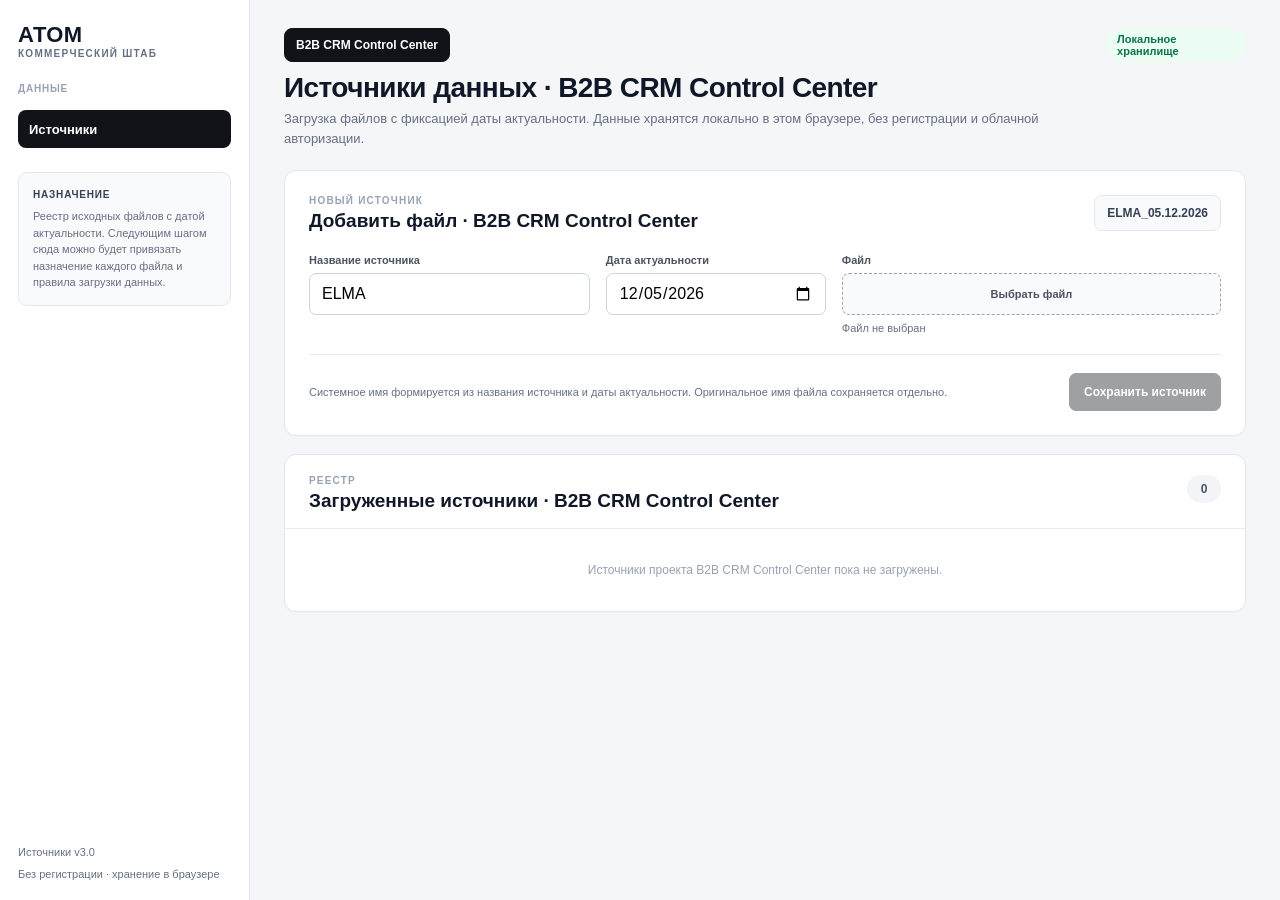
<file: sources.html>
<!doctype html>
<html lang="ru">
<head>
  <meta charset="utf-8" />
  <meta name="viewport" content="width=device-width,initial-scale=1" />
  <meta name="theme-color" content="#ffffff" />
  <meta http-equiv="Cache-Control" content="no-cache, no-store, must-revalidate" />
  <meta http-equiv="Pragma" content="no-cache" />
  <meta http-equiv="Expires" content="0" />
  <title>АТОМ · Источники данных</title>
  <link rel="icon" type="image/svg+xml" href="./favicon.svg" />
<link rel="stylesheet" href="./sources.css?v=1.0.2" />
</head>
<body>
<div id="appShell" class="shell">
  <aside class="sidebar">
    <a class="brand" href="./index.html"><strong>АТОМ</strong><span>КОММЕРЧЕСКИЙ ШТАБ</span></a>
    <div class="nav-title">Данные</div>
    <nav class="project-nav">
      <a id="sourcesHomeLink" class="active" href="./sources.html">Источники</a>
    </nav>

    <section class="sidebar-note">
      <div class="sidebar-note-title">Назначение</div>
      <div>Реестр исходных файлов с датой актуальности. Следующим шагом сюда можно будет привязать назначение каждого файла и правила загрузки данных.</div>
    </section>

    <div class="sidebar-spacer"></div>
    <div class="user-box">
      <span>Источники v3.0</span>
      <span>Без регистрации · хранение в браузере</span>
    </div>
  </aside>

  <main class="main">
    <header class="page-head">
      <div class="page-head-left">
        <nav class="header-projects" aria-label="Проект"><a class="active" href="./index.html">B2B CRM Control Center</a></nav>
        <h1>Источники данных · <span id="projectTitle">B2B CRM Control Center</span></h1>
        <p>Загрузка файлов с фиксацией даты актуальности. Данные хранятся локально в этом браузере, без регистрации и облачной авторизации.</p>
      </div>
      <div id="cloudStatus" class="cloud-status ok">Локальное хранилище</div>
    </header>

    <section class="card upload-card">
      <div class="card-title-row">
        <div>
          <div class="eyebrow">НОВЫЙ ИСТОЧНИК</div>
          <h2>Добавить файл · <span id="uploadProjectTitle">B2B CRM Control Center</span></h2>
        </div>
        <div id="sourcePreview" class="source-preview">ELMA_ДД.ММ.ГГГГ</div>
      </div>

      <div class="form-grid">
        <div class="field">
          <label for="sourceName">Название источника</label>
          <input id="sourceName" type="text" value="ELMA" placeholder="Например, ELMA" />
        </div>
        <div class="field">
          <label for="actualDate">Дата актуальности</label>
          <input id="actualDate" type="date" />
        </div>
        <div class="field file-field">
          <label>Файл</label>
          <label class="file-pick">
            <span id="filePickText">Выбрать файл</span>
            <input id="sourceFile" type="file" />
          </label>
          <div id="selectedFileName" class="selected-file">Файл не выбран</div>
        </div>
      </div>

      <div class="form-footer">
        <div class="hint">Системное имя формируется из названия источника и даты актуальности. Оригинальное имя файла сохраняется отдельно.</div>
        <button id="uploadBtn" class="btn primary" type="button" disabled>Сохранить источник</button>
      </div>
      <div id="uploadMessage" class="message" aria-live="polite"></div>
    </section>

    <section class="card registry-card">
      <div class="registry-head">
        <div>
          <div class="eyebrow">РЕЕСТР</div>
          <h2>Загруженные источники · <span id="registryProjectTitle">B2B CRM Control Center</span></h2>
        </div>
        <div id="sourceCount" class="count-pill">0</div>
      </div>

      <div id="emptyState" class="empty-state">Источники пока не загружены.</div>
      <div id="tableWrap" class="table-wrap hidden">
        <table class="sources-table">
          <thead>
            <tr>
              <th>Источник</th>
              <th>Актуальность</th>
              <th>Файл</th>
              <th>Добавлен</th>
              <th></th>
            </tr>
          </thead>
          <tbody id="sourcesBody"></tbody>
        </table>
      </div>
    </section>
  </main>
</div>

<script src="./sources.js?v=3.0.0-local"></script>
</body>
</html>
</file>
<file: sources.css>
*{box-sizing:border-box}
:root{font-family:Arial,Helvetica,sans-serif;color:#101828;background:#f5f6f8}
body{margin:0;background:#f5f6f8}
button,input{font:inherit}
.hidden,.app-hidden{display:none!important}

.auth-gate{min-height:100vh;display:flex;align-items:center;justify-content:center;background:#f4f5f7;padding:24px}
.auth-card{width:min(440px,100%);background:#fff;border:1px solid #d7dae0;border-radius:12px;padding:28px;box-shadow:0 12px 36px rgba(16,24,40,.08)}
.auth-brand{font-size:12px;font-weight:700;letter-spacing:1.4px;color:#5d6472;text-transform:uppercase}
.auth-card h1{margin:10px 0 6px;font-size:26px;color:#111318}
.auth-card p{margin:0 0 22px;color:#737b8a;line-height:1.5}
.auth-field,.field{display:flex;flex-direction:column;gap:7px}
.auth-field{margin-top:14px}
.auth-field label,.field label{font-size:11px;font-weight:700;color:#4b5260}
.auth-field input,.field input{height:42px;border:1px solid #cfd4dc;border-radius:7px;padding:0 12px;background:#fff;outline:none}
.auth-field input:focus,.field input:focus{border-color:#111318}
.auth-actions{margin-top:18px}
.auth-btn{width:100%;height:42px;border-radius:7px;border:1px solid #111318;background:#111318;color:#fff;font-weight:700;cursor:pointer}
.auth-btn:disabled{opacity:.45;cursor:not-allowed}
.auth-status{min-height:38px;margin-top:14px;padding:10px 12px;border-radius:7px;background:#f7f8fa;color:#596170;font-size:12px;line-height:1.45;overflow-wrap:anywhere}
.auth-status.ok{background:#ecfdf3;color:#067647}
.auth-status.bad{background:#fef3f2;color:#b42318}
.auth-note{margin-top:18px;padding-top:14px;border-top:1px solid #eceef2;font-size:11px;color:#8b92a0;line-height:1.45}

.shell{min-height:100vh;display:grid;grid-template-columns:250px minmax(0,1fr)}
.sidebar{position:sticky;top:0;height:100vh;background:#fff;border-right:1px solid #e4e7ec;padding:24px 18px 18px;display:flex;flex-direction:column;gap:16px}
.brand{display:flex;flex-direction:column;gap:2px;text-decoration:none;color:#101828}
.brand strong{font-size:22px;line-height:1;font-weight:800;letter-spacing:.3px}
.brand span{font-size:10px;font-weight:700;letter-spacing:1.25px;color:#667085}
.nav-title{font-size:10px;color:#98a2b3;font-weight:700;letter-spacing:.08em;text-transform:uppercase;margin-top:8px}
.project-nav{display:grid;gap:6px}
.project-nav a{display:flex;align-items:center;min-height:38px;padding:0 11px;border-radius:8px;text-decoration:none;color:#475467;font-size:13px;font-weight:700}
.project-nav a:hover{background:#f4f6f8;color:#101828}
.project-nav a.active{background:#111318;color:#fff}
.sidebar-note{margin-top:8px;padding:14px;border:1px solid #e4e7ec;border-radius:9px;background:#f9fafb;font-size:11px;line-height:1.5;color:#667085}
.sidebar-note-title{font-size:10px;font-weight:800;letter-spacing:.08em;color:#344054;text-transform:uppercase;margin-bottom:6px}
.sidebar-spacer{flex:1}
.user-box{display:flex;flex-direction:column;gap:7px;color:#667085;font-size:11px;line-height:1.35}
#authUserEmail{overflow-wrap:anywhere;color:#475467}
.logout{height:34px;border:1px solid #d5d9e0;border-radius:6px;background:#fff;font-size:11px;font-weight:700;cursor:pointer}

.main{padding:28px 34px 50px;min-width:0}
.page-head{display:flex;align-items:flex-start;justify-content:space-between;gap:24px;margin-bottom:22px}
.page-head h1{margin:0 0 5px;font-size:28px;letter-spacing:-.02em}
.page-head p{margin:0;color:#667085;font-size:13px;line-height:1.5}
.cloud-status{display:inline-flex;align-items:center;min-height:34px;padding:0 11px;border-radius:999px;background:#f2f4f7;color:#667085;font-size:11px;font-weight:700}
.cloud-status.ok{background:#ecfdf3;color:#067647}
.cloud-status.bad{background:#fef3f2;color:#b42318}

.card{background:#fff;border:1px solid #e4e7ec;border-radius:12px;box-shadow:0 1px 2px rgba(16,24,40,.02)}
.upload-card{padding:24px;margin-bottom:18px}
.card-title-row,.registry-head{display:flex;align-items:flex-start;justify-content:space-between;gap:18px}
.eyebrow{font-size:10px;letter-spacing:.12em;font-weight:800;color:#98a2b3}
.card h2{margin:4px 0 0;font-size:19px}
.source-preview{max-width:420px;padding:10px 12px;border:1px solid #e4e7ec;border-radius:8px;background:#f9fafb;font-size:12px;font-weight:800;color:#344054;overflow-wrap:anywhere}
.form-grid{display:grid;grid-template-columns:1fr 220px 1.35fr;gap:16px;margin-top:22px}
.file-field{min-width:0}
.file-pick{height:42px;display:flex;align-items:center;justify-content:center;border:1px dashed #98a2b3;border-radius:7px;background:#f9fafb;color:#344054;font-size:12px;font-weight:700;cursor:pointer;padding:0 12px}
.file-pick:hover{background:#f2f4f7}
.file-pick input{display:none}
.selected-file{font-size:11px;color:#667085;white-space:nowrap;overflow:hidden;text-overflow:ellipsis}
.form-footer{display:flex;align-items:center;justify-content:space-between;gap:18px;margin-top:20px;padding-top:18px;border-top:1px solid #eaecf0}
.hint{max-width:760px;color:#667085;font-size:11px;line-height:1.5}
.btn{height:38px;padding:0 14px;border:1px solid #d0d5dd;border-radius:7px;background:#fff;color:#344054;font-size:12px;font-weight:700;cursor:pointer}
.btn.primary{background:#111318;border-color:#111318;color:#fff}
.btn:disabled{opacity:.4;cursor:not-allowed}
.message{min-height:0;margin-top:0;font-size:11px;line-height:1.45;color:#667085}
.message:not(:empty){margin-top:14px;padding:10px 12px;background:#f9fafb;border-radius:7px}
.message.ok{background:#ecfdf3;color:#067647}
.message.bad{background:#fef3f2;color:#b42318}

.registry-card{padding:0;overflow:hidden}
.registry-head{padding:20px 24px 16px;border-bottom:1px solid #eaecf0}
.count-pill{min-width:34px;height:28px;padding:0 10px;border-radius:999px;background:#f2f4f7;display:flex;align-items:center;justify-content:center;font-size:12px;font-weight:800;color:#475467}
.empty-state{padding:34px 24px;color:#98a2b3;font-size:12px;text-align:center}
.table-wrap{overflow:auto}
.sources-table{width:100%;border-collapse:collapse;min-width:820px}
.sources-table th{padding:10px 14px;border-bottom:1px solid #eaecf0;background:#f9fafb;color:#667085;font-size:10px;text-align:left;text-transform:uppercase;letter-spacing:.04em}
.sources-table td{padding:13px 14px;border-bottom:1px solid #f0f1f3;color:#344054;font-size:12px;vertical-align:middle}
.sources-table tbody tr:last-child td{border-bottom:0}
.source-code{font-weight:800;color:#101828}
.source-file{max-width:360px;white-space:nowrap;overflow:hidden;text-overflow:ellipsis}
.row-actions{display:flex;gap:6px;justify-content:flex-end}
.row-btn{height:30px;padding:0 9px;border:1px solid #d0d5dd;border-radius:6px;background:#fff;color:#475467;font-size:10px;font-weight:700;cursor:pointer}
.row-btn.danger{color:#b42318}
.row-btn:disabled{opacity:.45;cursor:not-allowed}

@media(max-width:900px){
  .shell{grid-template-columns:1fr}
  .sidebar{position:static;height:auto;border-right:0;border-bottom:1px solid #e4e7ec}
  .sidebar-note,.sidebar-spacer{display:none}
  .project-nav{grid-template-columns:repeat(3,minmax(0,1fr))}
  .project-nav a{justify-content:center;text-align:center}
  .main{padding:22px 16px 40px}
  .form-grid{grid-template-columns:1fr}
  .page-head,.form-footer,.card-title-row{flex-direction:column;align-items:stretch}
  .source-preview{max-width:none}
}

.page-head-left{min-width:0}
.header-projects{display:flex;align-items:center;gap:6px;flex-wrap:wrap;margin-bottom:10px}
.header-projects-label{font-size:10px;color:#98a2b3;font-weight:700;letter-spacing:.08em;text-transform:uppercase;margin-right:3px}
.header-projects a{display:inline-flex;align-items:center;min-height:34px;padding:0 11px;border:1px solid #dfe2e7;border-radius:8px;background:#fff;text-decoration:none;color:#475467;font-size:12px;font-weight:700;white-space:nowrap}
.header-projects a:hover{background:#f4f6f8;color:#101828}
.header-projects a.active{background:#111318;border-color:#111318;color:#fff}
@media(max-width:900px){.header-projects{width:100%}}

.project-switch-card{display:flex;align-items:center;gap:14px;margin-bottom:18px;padding:12px 14px;border:1px solid #e4e7ec;border-radius:10px;background:#fff}
.project-switch-label{font-size:10px;color:#98a2b3;font-weight:800;letter-spacing:.08em;text-transform:uppercase;white-space:nowrap}
.source-project-switch{display:flex;align-items:center;gap:7px;flex-wrap:wrap}
.source-project-switch a{display:inline-flex;align-items:center;min-height:34px;padding:0 12px;border:1px solid #d0d5dd;border-radius:8px;background:#fff;text-decoration:none;color:#475467;font-size:12px;font-weight:700}
.source-project-switch a:hover{background:#f4f6f8;color:#101828}
.source-project-switch a.active{background:#111318;border-color:#111318;color:#fff}
@media(max-width:700px){.project-switch-card{align-items:stretch;flex-direction:column}.source-project-switch{display:grid;grid-template-columns:1fr}.source-project-switch a{justify-content:center;text-align:center}}
</file>
